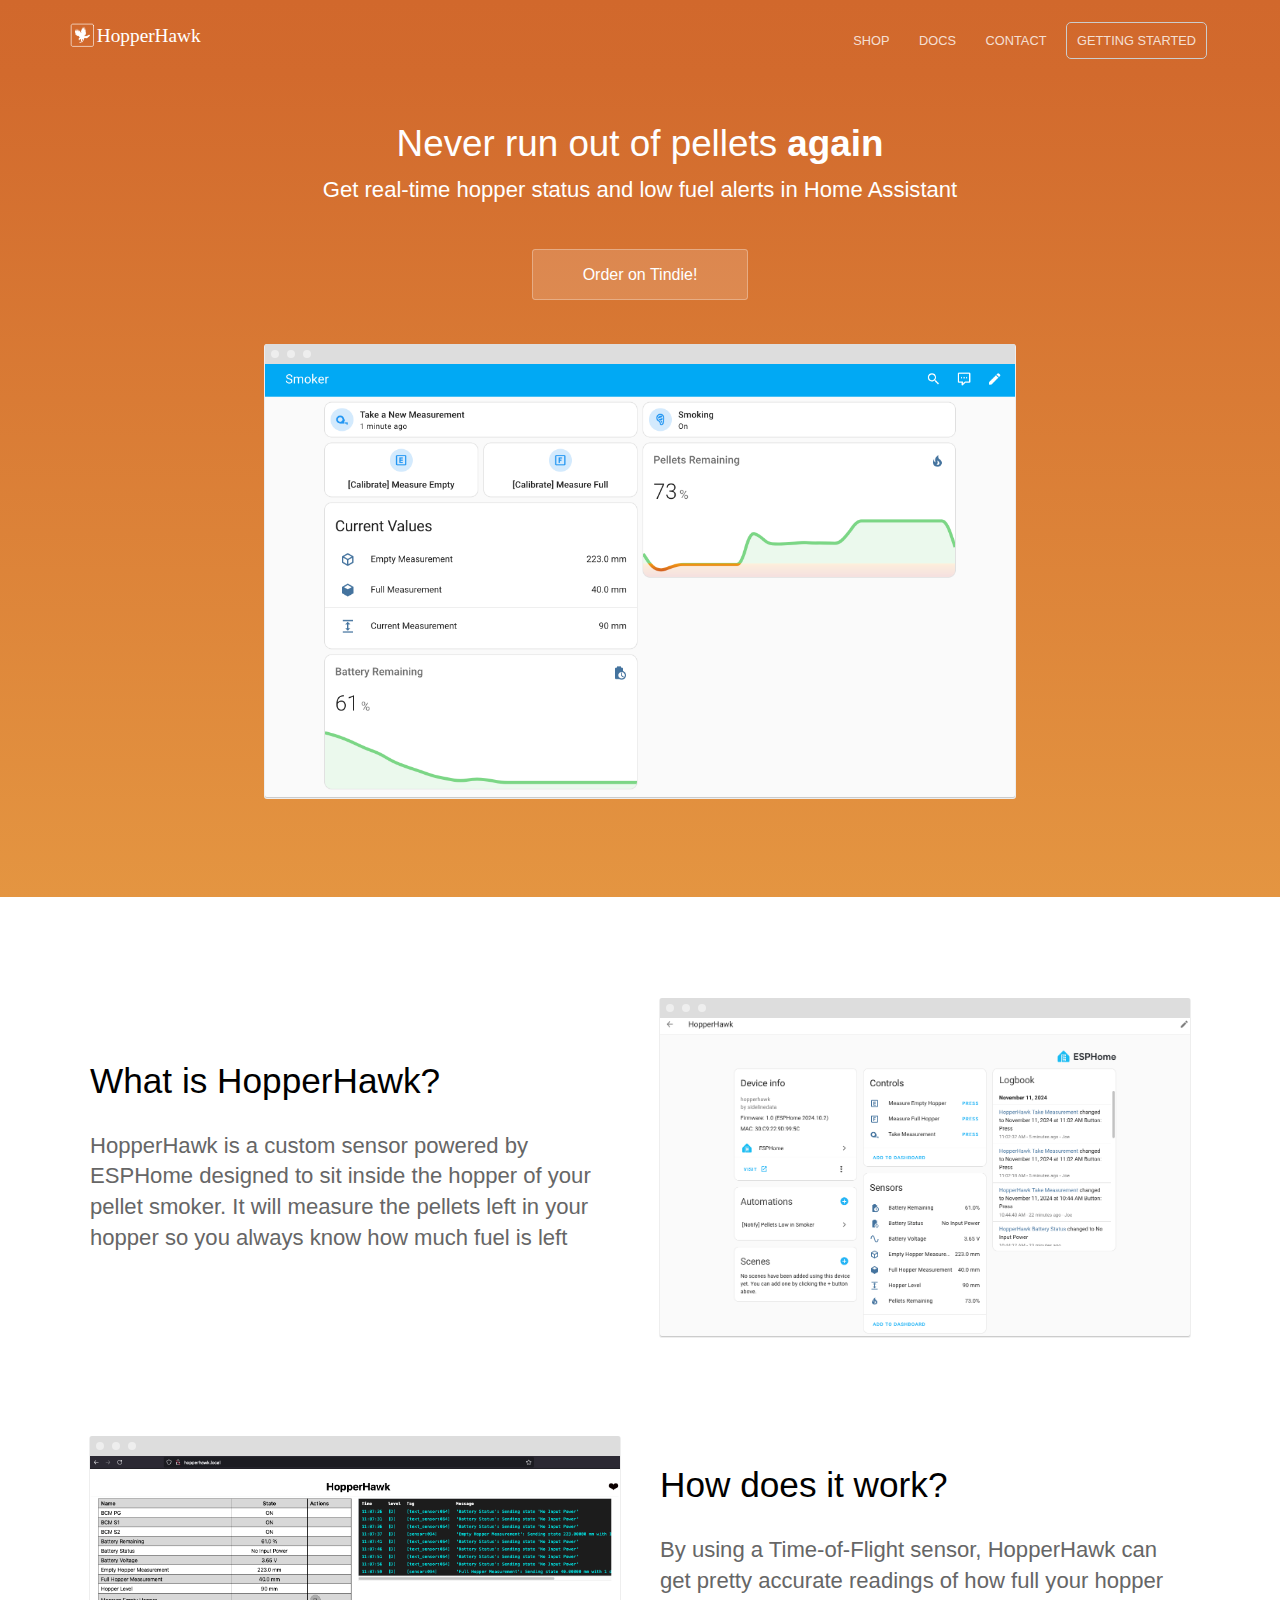
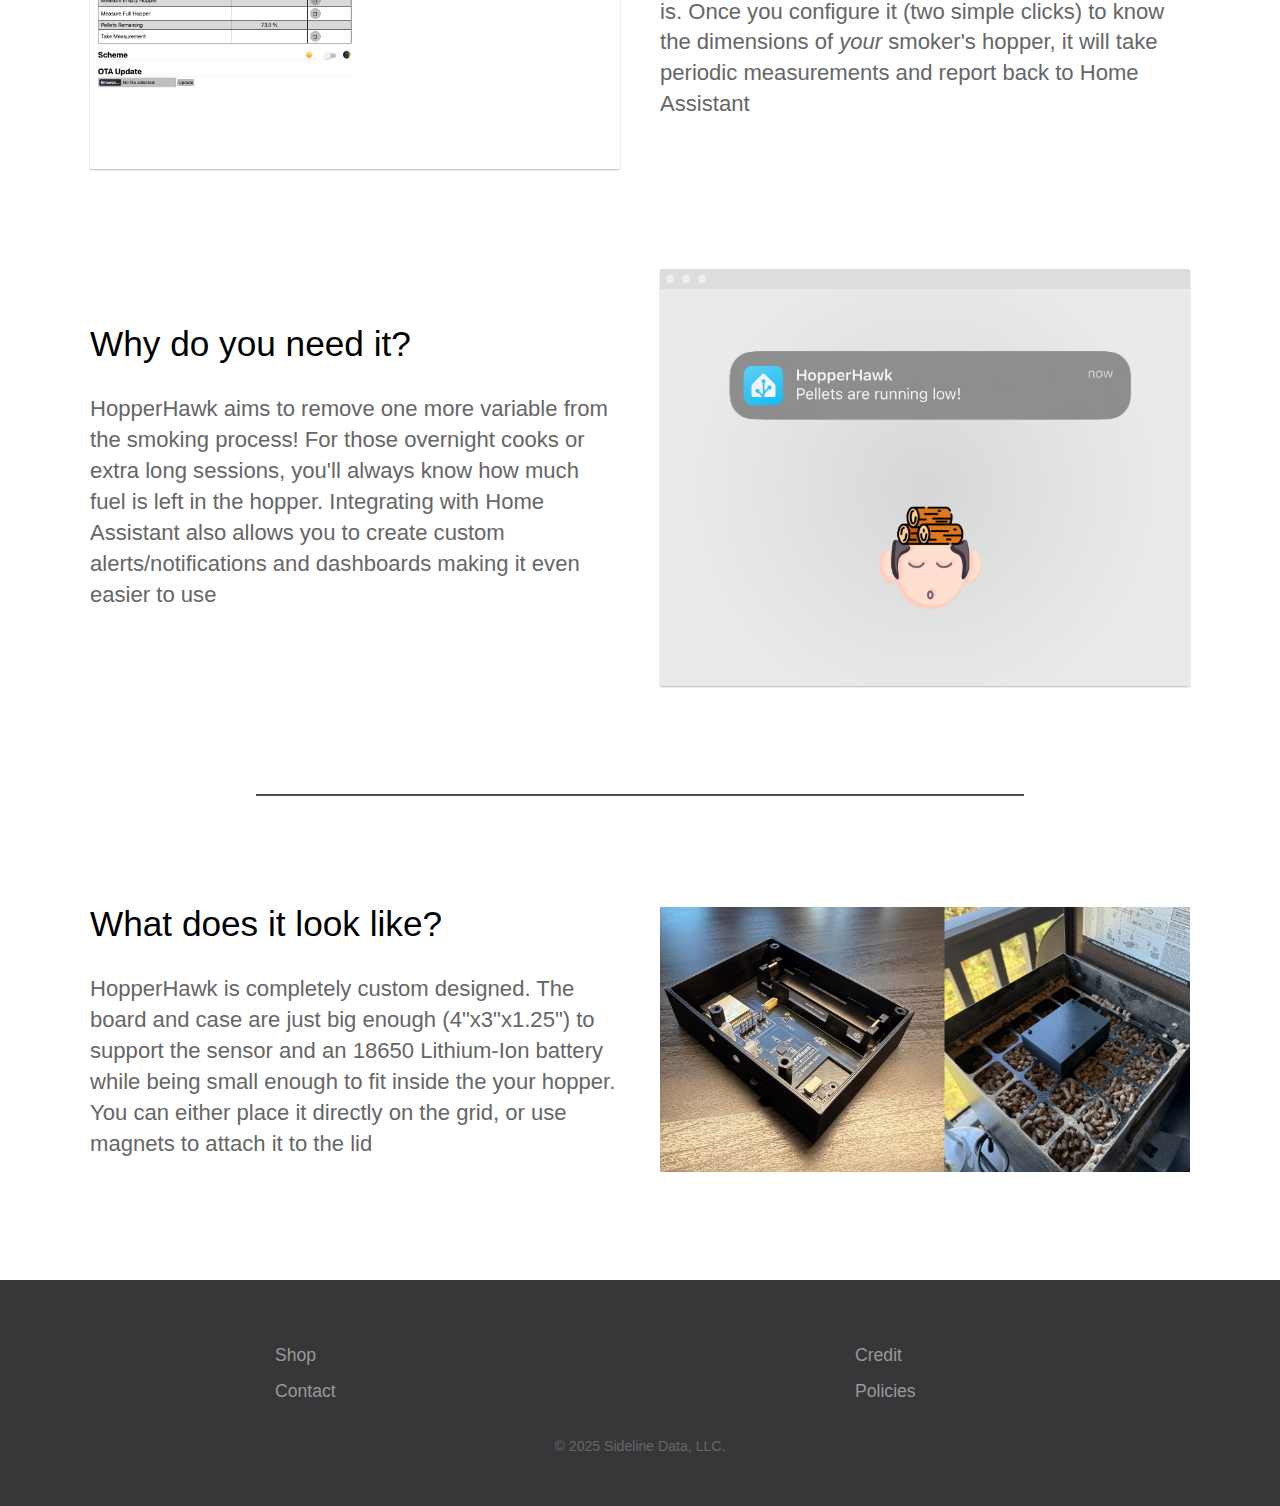
<file: index.html>
<!doctype html>

<html lang="en">
	<head>
		<meta charset="utf-8">
		<meta name="viewport" content="width=device-width, initial-scale=1">

		<!-- Begin Jekyll SEO tag v2.7.1 -->
<title>HopperHawk | Real-Time Hopper Monitoring</title>
<meta name="generator" content="Jekyll v4.2.2" />
<meta property="og:title" content="HopperHawk" />
<meta name="author" content="Joe Pecsi" />
<meta property="og:locale" content="en_US" />
<meta name="description" content="Never run out of pellets again" />
<meta property="og:description" content="Never run out of pellets again" />
<link rel="canonical" href="https://hopperhawk.dev/" />
<meta property="og:url" content="https://hopperhawk.dev/" />
<meta property="og:site_name" content="HopperHawk" />
<meta name="twitter:card" content="summary" />
<meta property="twitter:title" content="HopperHawk" />
<script type="application/ld+json">
{"name":"HopperHawk","url":"https://hopperhawk.dev/","author":{"@type":"Person","name":"Joe Pecsi"},"description":"Never run out of pellets again","@type":"WebSite","headline":"HopperHawk","publisher":{"@type":"Organization","logo":{"@type":"ImageObject","url":"https://hopperhawk.dev/siteicon.png"},"name":"Joe Pecsi"},"@context":"https://schema.org"}</script>
<!-- End Jekyll SEO tag -->

		<link type="application/atom+xml" rel="alternate" href="https://hopperhawk.dev/feed.xml" title="HopperHawk" />

		<link rel="stylesheet" href="/css/screen.css">
		<link rel="icon" type="image/png" href="/favicon.png">

		
	</head>
	<body>
		<header>
			<div class="container">
				<div class="company-name"><a href="/"><img src="/images/logo.svg" alt="Hydra Logo" width="95" height="33" /></a></div>
				<nav>
	<a class="nav-toggle" id="open-nav" href="#">&#9776;</a>
	<a class="editor-link btn" href="cloudcannon:collections/_data/navigation.yml" class="btn"><strong>&#9998;</strong> Edit navigation</a>
	
		
		

		
		<a href="https://www.tindie.com/products/sidelinedata/hopperhawk/
" class="" target="_blank">Shop</a>
	
		
		

		
		<a href="https://github.com/jpecsi/hopperhawk/wiki
" class="" target="_blank">Docs</a>
	
		
		

		
		<a href="/contact/
" class="" >Contact</a>
	
		
		

		
		<a href="/start/
" class=" highlight" >Getting Started</a>
	
</nav>

			</div>
		</header>
		<section class="hero">
	<div class="text-container">
		<h1 class="editable">Never run out of pellets <strong>again</strong></h1>
		<p class="subtext editable">Get real-time hopper status and low fuel alerts in Home Assistant</p>

		<div class="cta button alt"><a href="https://www.tindie.com/products/sidelinedata/hopperhawk/" target="_blank">Order on Tindie!</a></div>

		<div>
			<img src="/images/screenshots/hass_dashboard.png" alt="Screenshot" class="screenshot editable" />
		</div>
	</div>
</section>

<div class="content">
	<section>
		<div class="container flex">
			<div class="text editable">
				<h2>What is HopperHawk?</h2>
				<p>HopperHawk is a custom sensor powered by ESPHome designed to sit inside the hopper of your pellet smoker. It will measure the pellets left in your hopper so you always know how much fuel is left</p>
			</div>
			<div class="image">
				<img src="/images/screenshots/hass_device.png" alt="Screenshot" class="screenshot editable" />
			</div>
		</div>
	</section>

	<section>
		<div class="container flex">
			<div class="text editable">
				<h2>How does it work?</h2>
				<p>By using a Time-of-Flight sensor, HopperHawk can get pretty accurate readings of how full your hopper is. Once you configure it (two simple clicks) to know the dimensions of <i>your</i> smoker's hopper, it will take periodic measurements and report back to Home Assistant</p>
			</div>
			<div class="image">
				<img src="/images/screenshots/esphome_view.png" alt="Screenshot" class="screenshot editable" />
			</div>
		</div>
	</section>

	<section>
		<div class="container flex">
			<div class="text editable">
				<h2>Why do you need it?</h2>
				<p>HopperHawk aims to remove one more variable from the smoking process! For those overnight cooks or extra long sessions, you'll always know how much fuel is left in the hopper. Integrating with Home Assistant also allows you to create custom alerts/notifications and dashboards making it even easier to use</p>
			</div>
			<div class="image">
				<img src="/images/screenshots/emoji_visual.png" alt="Screenshot" class="screenshot editable" />
			</div>
		</div>
	</section>

	<hr style="width: 60%; height: 2px; background-color: #4c4c4c; border: none;">

	<section>
		<div class="container flex">
			<div class="text editable">
				<h2>What does it look like?</h2>
				<p>HopperHawk is completely custom designed. The board and case are just big enough (4"x3"x1.25") to support the sensor and an 18650 Lithium-Ion battery while being small enough to fit inside the your hopper. You can either place it directly on the grid, or use magnets to attach it to the lid</p>
			</div>
			<div class="image">
				<img src="/images/screenshots/product_image.png" alt="Product Image" class="" />
			</div>
		</div>
	</section>

</div>

		<footer>
			<div class="container">
				<p class="editor-link"><a href="cloudcannon:collections/_data/footer.yml" class="btn"><strong>&#9998;</strong> Edit footer</a></p>
				<div class="footer-columns">
					
					<ul class="footer-links">
						
							<li><a target="_blank" href="https://www.tindie.com/products/sidelinedata/hopperhawk/
" >
								
								Shop</a></li>
						
							<li><a  href="/contact/
" >
								
								Contact</a></li>
						
					</ul>
					
					<ul class="footer-links">
						
							<li><a  href="/credit
" >
								
								Credit</a></li>
						
							<li><a  href="/policies
" >
								
								Policies</a></li>
						
					</ul>
					
				</div>
				<p class="copyright">&copy; 2025 Sideline Data, LLC. </p>
			</div>
		</footer>
		<script>
			document.getElementById("open-nav").onclick = function () {
				document.body.classList.toggle("nav-open");
				return false;
			};
		</script>
	</body>
</html>
</file>
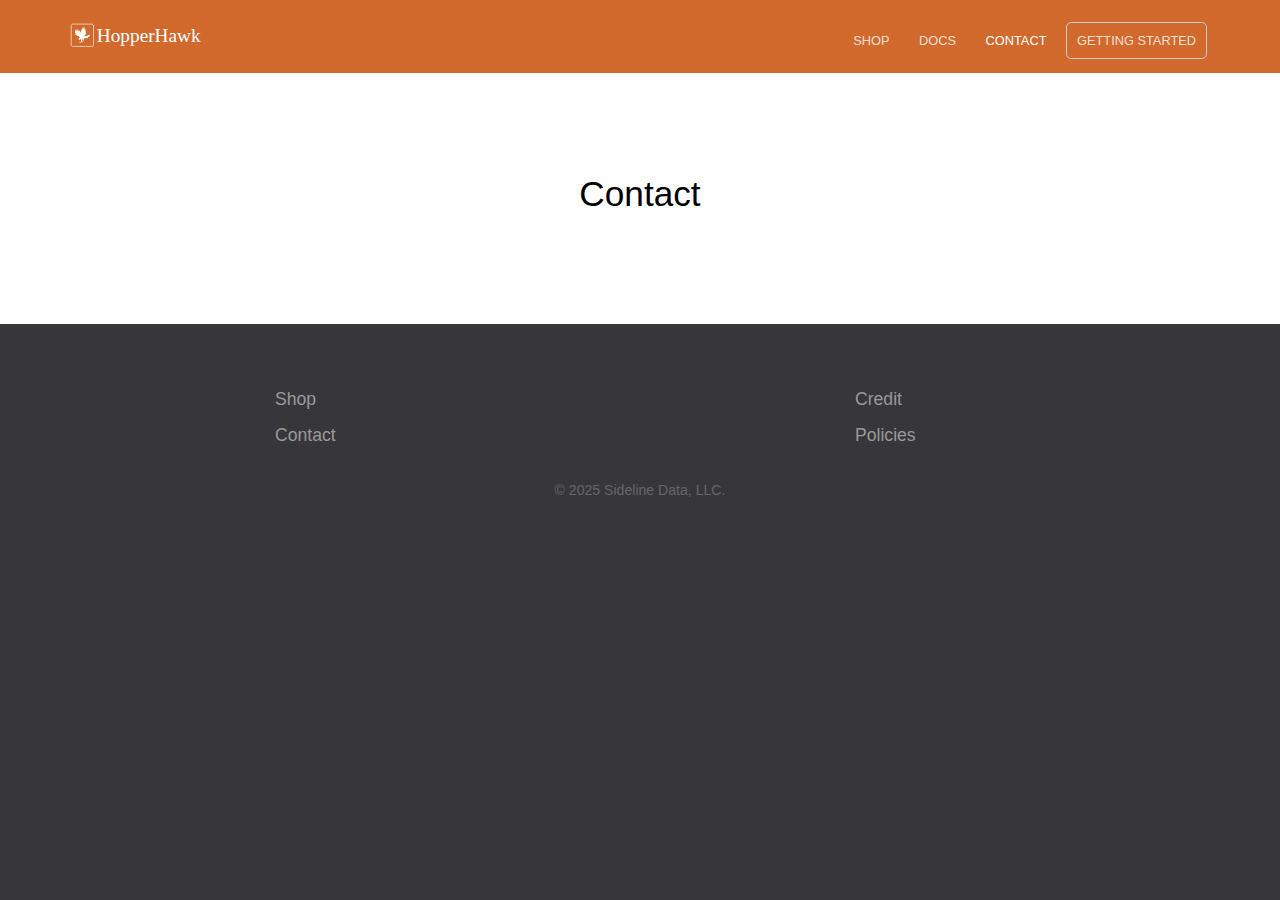
<file: contact/index.html>
<!doctype html>

<html lang="en">
	<head>
		<meta charset="utf-8">
		<meta name="viewport" content="width=device-width, initial-scale=1">

		<!-- Begin Jekyll SEO tag v2.7.1 -->
<title>Contact | HopperHawk</title>
<meta name="generator" content="Jekyll v4.2.2" />
<meta property="og:title" content="Contact" />
<meta name="author" content="Joe Pecsi" />
<meta property="og:locale" content="en_US" />
<meta name="description" content="Real-Time Hopper Monitoring" />
<meta property="og:description" content="Real-Time Hopper Monitoring" />
<link rel="canonical" href="https://hopperhawk.dev/contact/" />
<meta property="og:url" content="https://hopperhawk.dev/contact/" />
<meta property="og:site_name" content="HopperHawk" />
<meta name="twitter:card" content="summary" />
<meta property="twitter:title" content="Contact" />
<script type="application/ld+json">
{"url":"https://hopperhawk.dev/contact/","author":{"@type":"Person","name":"Joe Pecsi"},"description":"Real-Time Hopper Monitoring","@type":"WebPage","headline":"Contact","publisher":{"@type":"Organization","logo":{"@type":"ImageObject","url":"https://hopperhawk.dev/siteicon.png"},"name":"Joe Pecsi"},"@context":"https://schema.org"}</script>
<!-- End Jekyll SEO tag -->

		<link type="application/atom+xml" rel="alternate" href="https://hopperhawk.dev/feed.xml" title="HopperHawk" />

		<link rel="stylesheet" href="/css/screen.css">
		<link rel="icon" type="image/png" href="/favicon.png">

		
	</head>
	<body>
		<header>
			<div class="container">
				<div class="company-name"><a href="/"><img src="/images/logo.svg" alt="Hydra Logo" width="95" height="33" /></a></div>
				<nav>
	<a class="nav-toggle" id="open-nav" href="#">&#9776;</a>
	<a class="editor-link btn" href="cloudcannon:collections/_data/navigation.yml" class="btn"><strong>&#9998;</strong> Edit navigation</a>
	
		
		

		
		<a href="https://www.tindie.com/products/sidelinedata/hopperhawk/
" class="" target="_blank">Shop</a>
	
		
		

		
		<a href="https://github.com/jpecsi/hopperhawk/wiki
" class="" target="_blank">Docs</a>
	
		
		

		
		<a href="/contact/
" class=" active" >Contact</a>
	
		
		

		
		<a href="/start/
" class=" highlight" >Getting Started</a>
	
</nav>

			</div>
		</header>
		<div class="content">
	<section class="page">
		<div class="container max-container">
			
				<h2>Contact</h2>
			
			
			<div id="formkeep-embed" data-formkeep-url="https://formkeep.com/p/d1f161b76f4d0ed8c1d7abc49091a12a?embedded=1"></div>

<script type="text/javascript" src="https://pym.nprapps.org/pym.v1.min.js"></script>
<script type="text/javascript" src="https://cdn.formkeep.com/formkeep-embed.js"></script>

<!-- Get notified when the form is submitted, add your own code below: -->
<script>
const formkeepEmbed = document.querySelector('#formkeep-embed')

formkeepEmbed.addEventListener('formkeep-embed:submitting', _event => {
console.log('Submitting form...')
})

formkeepEmbed.addEventListener('formkeep-embed:submitted', _event => {
console.log('Submitted form...')
})
</script>




		</div>
	</section>
</div>

		<footer>
			<div class="container">
				<p class="editor-link"><a href="cloudcannon:collections/_data/footer.yml" class="btn"><strong>&#9998;</strong> Edit footer</a></p>
				<div class="footer-columns">
					
					<ul class="footer-links">
						
							<li><a target="_blank" href="https://www.tindie.com/products/sidelinedata/hopperhawk/
" >
								
								Shop</a></li>
						
							<li><a  href="/contact/
" >
								
								Contact</a></li>
						
					</ul>
					
					<ul class="footer-links">
						
							<li><a  href="/credit
" >
								
								Credit</a></li>
						
							<li><a  href="/policies
" >
								
								Policies</a></li>
						
					</ul>
					
				</div>
				<p class="copyright">&copy; 2025 Sideline Data, LLC. </p>
			</div>
		</footer>
		<script>
			document.getElementById("open-nav").onclick = function () {
				document.body.classList.toggle("nav-open");
				return false;
			};
		</script>
	</body>
</html>
</file>
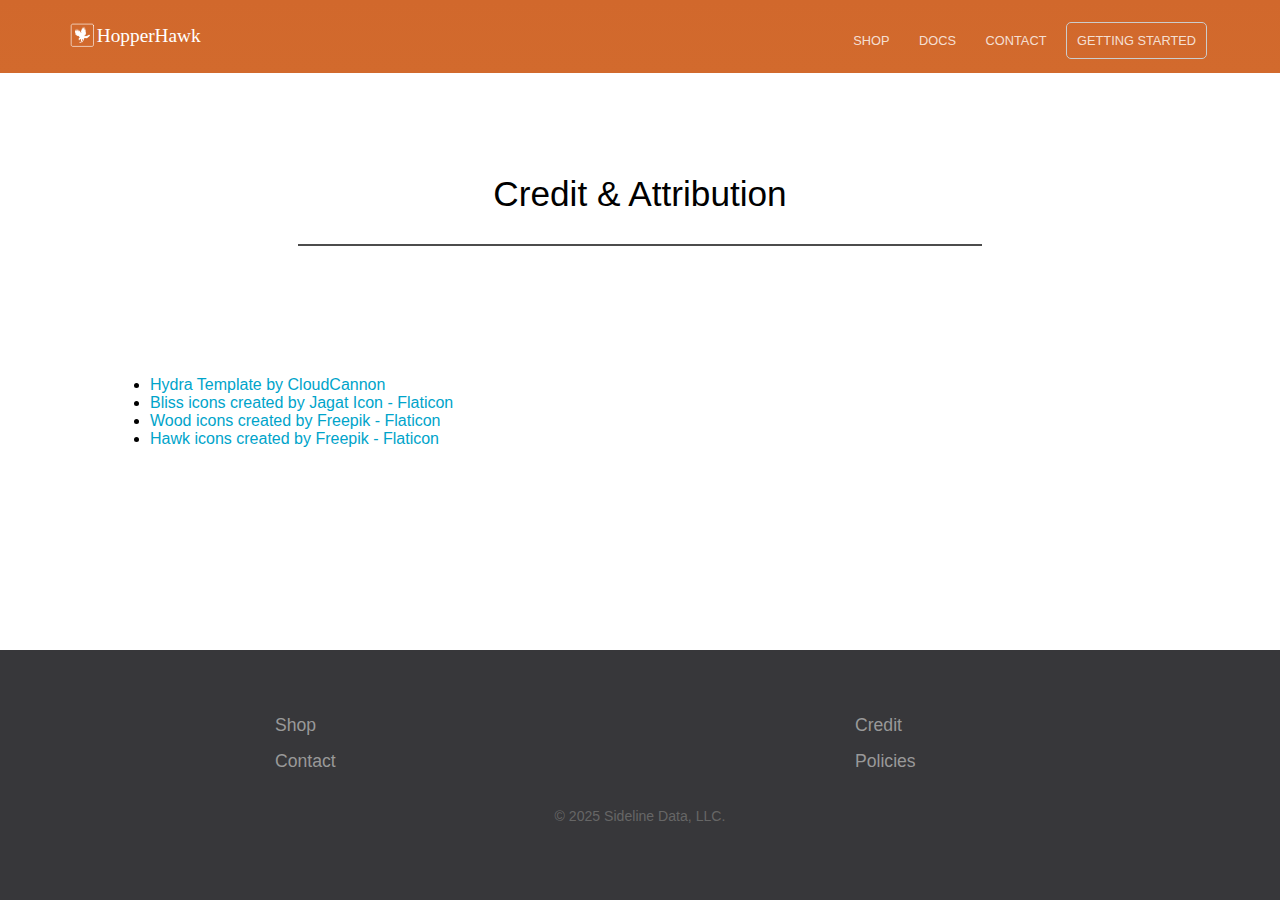
<file: credit/index.html>
<!doctype html>

<html lang="en">
	<head>
		<meta charset="utf-8">
		<meta name="viewport" content="width=device-width, initial-scale=1">

		<!-- Begin Jekyll SEO tag v2.7.1 -->
<title>Credit &amp; Attribution | HopperHawk</title>
<meta name="generator" content="Jekyll v4.2.2" />
<meta property="og:title" content="Credit &amp; Attribution" />
<meta name="author" content="Joe Pecsi" />
<meta property="og:locale" content="en_US" />
<meta name="description" content="Real-Time Hopper Monitoring" />
<meta property="og:description" content="Real-Time Hopper Monitoring" />
<link rel="canonical" href="https://hopperhawk.dev/credit/" />
<meta property="og:url" content="https://hopperhawk.dev/credit/" />
<meta property="og:site_name" content="HopperHawk" />
<meta name="twitter:card" content="summary" />
<meta property="twitter:title" content="Credit &amp; Attribution" />
<script type="application/ld+json">
{"url":"https://hopperhawk.dev/credit/","author":{"@type":"Person","name":"Joe Pecsi"},"description":"Real-Time Hopper Monitoring","@type":"WebPage","headline":"Credit &amp; Attribution","publisher":{"@type":"Organization","logo":{"@type":"ImageObject","url":"https://hopperhawk.dev/siteicon.png"},"name":"Joe Pecsi"},"@context":"https://schema.org"}</script>
<!-- End Jekyll SEO tag -->

		<link type="application/atom+xml" rel="alternate" href="https://hopperhawk.dev/feed.xml" title="HopperHawk" />

		<link rel="stylesheet" href="/css/screen.css">
		<link rel="icon" type="image/png" href="/favicon.png">

		
	</head>
	<body>
		<header>
			<div class="container">
				<div class="company-name"><a href="/"><img src="/images/logo.svg" alt="Hydra Logo" width="95" height="33" /></a></div>
				<nav>
	<a class="nav-toggle" id="open-nav" href="#">&#9776;</a>
	<a class="editor-link btn" href="cloudcannon:collections/_data/navigation.yml" class="btn"><strong>&#9998;</strong> Edit navigation</a>
	
		
		

		
		<a href="https://www.tindie.com/products/sidelinedata/hopperhawk/
" class="" target="_blank">Shop</a>
	
		
		

		
		<a href="https://github.com/jpecsi/hopperhawk/wiki
" class="" target="_blank">Docs</a>
	
		
		

		
		<a href="/contact/
" class="" >Contact</a>
	
		
		

		
		<a href="/start/
" class=" highlight" >Getting Started</a>
	
</nav>

			</div>
		</header>
		<div class="content">
	<section class="page">
		<div class="container ">
			
				<h2>Credit & Attribution</h2>
			
			
				<p class="subtext"></p>
			
			<hr style="width: 60%; height: 2px; background-color: #4c4c4c; border: none;">

	<section>
		<div class="container flex">
			<div class="text editable">
				<p>
					<ul>
						<li><a href="https://cloudcannon.com/">Hydra Template by CloudCannon</a></li>
						<li><a href="https://www.flaticon.com/free-icons/bliss" title="bliss icons">Bliss icons created by Jagat Icon - Flaticon</a></li>
						<li><a href="https://www.flaticon.com/free-icons/wood" title="wood icons">Wood icons created by Freepik - Flaticon</a></li>
						<li><a href="https://www.flaticon.com/free-icons/hawk" title="hawk icons">Hawk icons created by Freepik - Flaticon</a></li>
					</ul>
				</p>
			</div>
		</div>
	</section>
</div>
		</div>
	</section>
</div>

		<footer>
			<div class="container">
				<p class="editor-link"><a href="cloudcannon:collections/_data/footer.yml" class="btn"><strong>&#9998;</strong> Edit footer</a></p>
				<div class="footer-columns">
					
					<ul class="footer-links">
						
							<li><a target="_blank" href="https://www.tindie.com/products/sidelinedata/hopperhawk/
" >
								
								Shop</a></li>
						
							<li><a  href="/contact/
" >
								
								Contact</a></li>
						
					</ul>
					
					<ul class="footer-links">
						
							<li><a  href="/credit
" >
								
								Credit</a></li>
						
							<li><a  href="/policies
" >
								
								Policies</a></li>
						
					</ul>
					
				</div>
				<p class="copyright">&copy; 2025 Sideline Data, LLC. </p>
			</div>
		</footer>
		<script>
			document.getElementById("open-nav").onclick = function () {
				document.body.classList.toggle("nav-open");
				return false;
			};
		</script>
	</body>
</html>
</file>
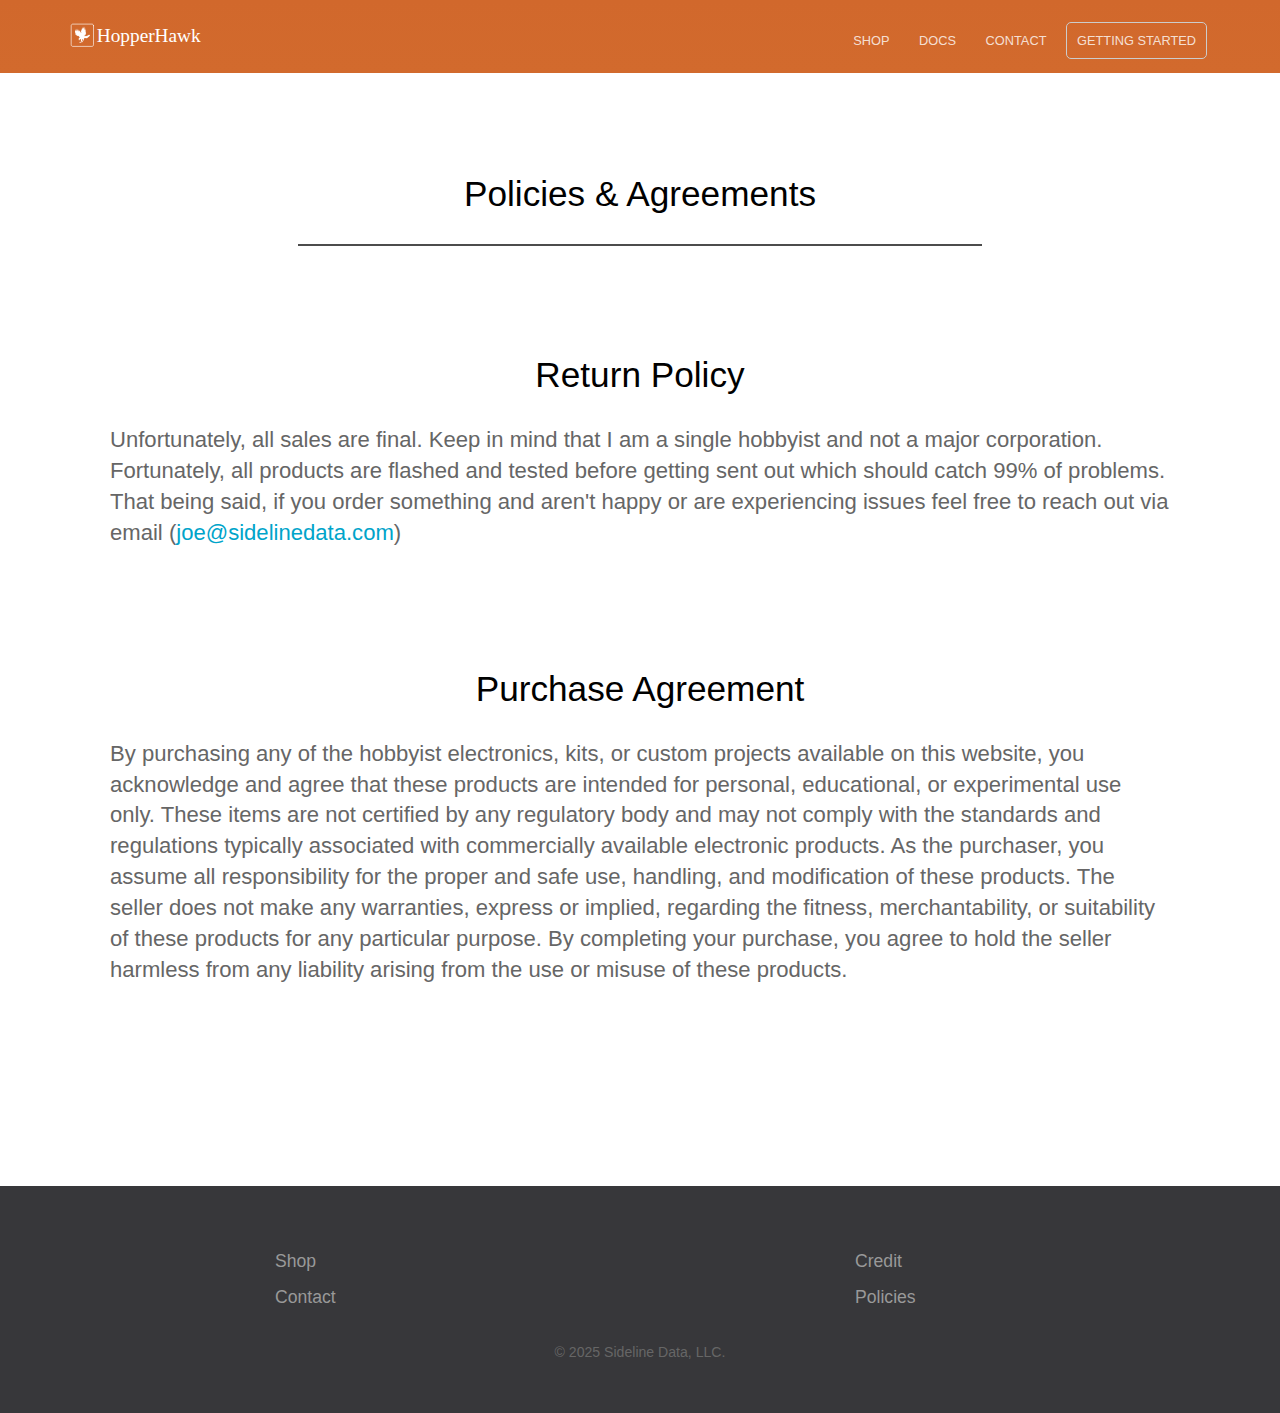
<file: policies/index.html>
<!doctype html>

<html lang="en">
	<head>
		<meta charset="utf-8">
		<meta name="viewport" content="width=device-width, initial-scale=1">

		<!-- Begin Jekyll SEO tag v2.7.1 -->
<title>Policies &amp; Agreements | HopperHawk</title>
<meta name="generator" content="Jekyll v4.2.2" />
<meta property="og:title" content="Policies &amp; Agreements" />
<meta name="author" content="Joe Pecsi" />
<meta property="og:locale" content="en_US" />
<meta name="description" content="Real-Time Hopper Monitoring" />
<meta property="og:description" content="Real-Time Hopper Monitoring" />
<link rel="canonical" href="https://hopperhawk.dev/policies/" />
<meta property="og:url" content="https://hopperhawk.dev/policies/" />
<meta property="og:site_name" content="HopperHawk" />
<meta name="twitter:card" content="summary" />
<meta property="twitter:title" content="Policies &amp; Agreements" />
<script type="application/ld+json">
{"url":"https://hopperhawk.dev/policies/","author":{"@type":"Person","name":"Joe Pecsi"},"description":"Real-Time Hopper Monitoring","@type":"WebPage","headline":"Policies &amp; Agreements","publisher":{"@type":"Organization","logo":{"@type":"ImageObject","url":"https://hopperhawk.dev/siteicon.png"},"name":"Joe Pecsi"},"@context":"https://schema.org"}</script>
<!-- End Jekyll SEO tag -->

		<link type="application/atom+xml" rel="alternate" href="https://hopperhawk.dev/feed.xml" title="HopperHawk" />

		<link rel="stylesheet" href="/css/screen.css">
		<link rel="icon" type="image/png" href="/favicon.png">

		
	</head>
	<body>
		<header>
			<div class="container">
				<div class="company-name"><a href="/"><img src="/images/logo.svg" alt="Hydra Logo" width="95" height="33" /></a></div>
				<nav>
	<a class="nav-toggle" id="open-nav" href="#">&#9776;</a>
	<a class="editor-link btn" href="cloudcannon:collections/_data/navigation.yml" class="btn"><strong>&#9998;</strong> Edit navigation</a>
	
		
		

		
		<a href="https://www.tindie.com/products/sidelinedata/hopperhawk/
" class="" target="_blank">Shop</a>
	
		
		

		
		<a href="https://github.com/jpecsi/hopperhawk/wiki
" class="" target="_blank">Docs</a>
	
		
		

		
		<a href="/contact/
" class="" >Contact</a>
	
		
		

		
		<a href="/start/
" class=" highlight" >Getting Started</a>
	
</nav>

			</div>
		</header>
		<div class="content">
	<section class="page">
		<div class="container ">
			
				<h2>Policies & Agreements</h2>
			
			
				<p class="subtext"></p>
			
			<hr style="width: 60%; height: 2px; background-color: #4c4c4c; border: none;">
<div class="content">
	<section>
		<div class="container flex">
			<div class="text editable">
				<h2>Return Policy</h2>
				<p>Unfortunately, all sales are final. Keep in mind that I am a single hobbyist and not a major corporation. Fortunately, all products are flashed and tested before getting sent out which should catch 99% of problems. That being said, if you order something and aren't happy or are experiencing issues feel free to reach out via email (<a href="mailto:joe@sidelinedata.com">joe@sidelinedata.com</a>)</p>
			</div>
		</div>
	</section>

	<section>
		<div class="container flex">
			<div class="text editable">
				<h2>Purchase Agreement</h2>
				<p>By purchasing any of the hobbyist electronics, kits, or custom projects available on this website, you acknowledge and agree that these products are intended for personal, educational, or experimental use only. These items are not certified by any regulatory body and may not comply with the standards and regulations typically associated with commercially available electronic products. As the purchaser, you assume all responsibility for the proper and safe use, handling, and modification of these products. The seller does not make any warranties, express or implied, regarding the fitness, merchantability, or suitability of these products for any particular purpose. By completing your purchase, you agree to hold the seller harmless from any liability arising from the use or misuse of these products.</p>
			</div>
		</div>
	</section>
</div>
		</div>
	</section>
</div>

		<footer>
			<div class="container">
				<p class="editor-link"><a href="cloudcannon:collections/_data/footer.yml" class="btn"><strong>&#9998;</strong> Edit footer</a></p>
				<div class="footer-columns">
					
					<ul class="footer-links">
						
							<li><a target="_blank" href="https://www.tindie.com/products/sidelinedata/hopperhawk/
" >
								
								Shop</a></li>
						
							<li><a  href="/contact/
" >
								
								Contact</a></li>
						
					</ul>
					
					<ul class="footer-links">
						
							<li><a  href="/credit
" >
								
								Credit</a></li>
						
							<li><a  href="/policies
" >
								
								Policies</a></li>
						
					</ul>
					
				</div>
				<p class="copyright">&copy; 2025 Sideline Data, LLC. </p>
			</div>
		</footer>
		<script>
			document.getElementById("open-nav").onclick = function () {
				document.body.classList.toggle("nav-open");
				return false;
			};
		</script>
	</body>
</html>
</file>
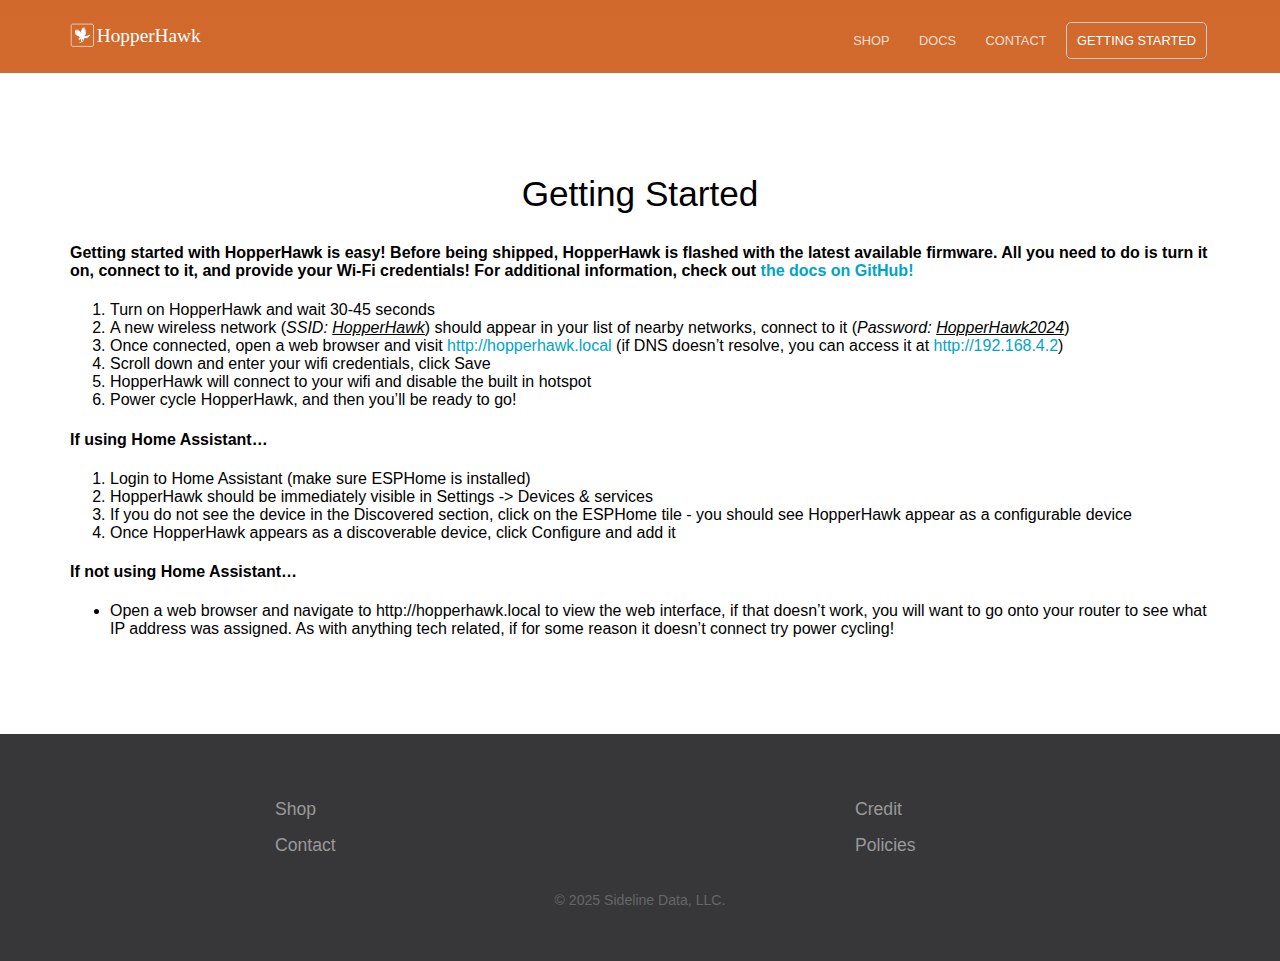
<file: start/index.html>
<!doctype html>

<html lang="en">
	<head>
		<meta charset="utf-8">
		<meta name="viewport" content="width=device-width, initial-scale=1">

		<!-- Begin Jekyll SEO tag v2.7.1 -->
<title>Getting Started | HopperHawk</title>
<meta name="generator" content="Jekyll v4.2.2" />
<meta property="og:title" content="Getting Started" />
<meta name="author" content="Joe Pecsi" />
<meta property="og:locale" content="en_US" />
<meta name="description" content="Real-Time Hopper Monitoring" />
<meta property="og:description" content="Real-Time Hopper Monitoring" />
<link rel="canonical" href="https://hopperhawk.dev/start/" />
<meta property="og:url" content="https://hopperhawk.dev/start/" />
<meta property="og:site_name" content="HopperHawk" />
<meta name="twitter:card" content="summary" />
<meta property="twitter:title" content="Getting Started" />
<script type="application/ld+json">
{"url":"https://hopperhawk.dev/start/","author":{"@type":"Person","name":"Joe Pecsi"},"description":"Real-Time Hopper Monitoring","@type":"WebPage","headline":"Getting Started","publisher":{"@type":"Organization","logo":{"@type":"ImageObject","url":"https://hopperhawk.dev/siteicon.png"},"name":"Joe Pecsi"},"@context":"https://schema.org"}</script>
<!-- End Jekyll SEO tag -->

		<link type="application/atom+xml" rel="alternate" href="https://hopperhawk.dev/feed.xml" title="HopperHawk" />

		<link rel="stylesheet" href="/css/screen.css">
		<link rel="icon" type="image/png" href="/favicon.png">

		
	</head>
	<body>
		<header>
			<div class="container">
				<div class="company-name"><a href="/"><img src="/images/logo.svg" alt="Hydra Logo" width="95" height="33" /></a></div>
				<nav>
	<a class="nav-toggle" id="open-nav" href="#">&#9776;</a>
	<a class="editor-link btn" href="cloudcannon:collections/_data/navigation.yml" class="btn"><strong>&#9998;</strong> Edit navigation</a>
	
		
		

		
		<a href="https://www.tindie.com/products/sidelinedata/hopperhawk/
" class="" target="_blank">Shop</a>
	
		
		

		
		<a href="https://github.com/jpecsi/hopperhawk/wiki
" class="" target="_blank">Docs</a>
	
		
		

		
		<a href="/contact/
" class="" >Contact</a>
	
		
		

		
		<a href="/start/
" class=" highlight active" >Getting Started</a>
	
</nav>

			</div>
		</header>
		<div class="content">
	<section class="page">
		<div class="container ">
			
				<h2>Getting Started</h2>
			
			
			<h4 id="[base64]">Getting started with HopperHawk is easy! Before being shipped, HopperHawk is flashed with the latest available firmware. All you need to do is turn it on, connect to it, and provide your Wi-Fi credentials! For additional information, check out <a href="https://github.com/jpecsi/hopperhawk/wiki" target="_blank">the docs on GitHub!</a></h4>

<ol>
  <li>Turn on HopperHawk and wait 30-45 seconds</li>
  <li>A new wireless network (<em>SSID: <u>HopperHawk</u></em>) should appear in your list of nearby networks, connect to it (<em>Password: <u>HopperHawk2024</u></em>)</li>
  <li>Once connected, open a web browser and visit <a href="http://hopperhawk.local" target="_blank">http://hopperhawk.local</a> (if DNS doesn’t resolve, you can access it at <a href="http://192.168.4.2" target="_blank">http://192.168.4.2</a>)</li>
  <li>Scroll down and enter your wifi credentials, click Save</li>
  <li>HopperHawk will connect to your wifi and disable the built in hotspot</li>
  <li>Power cycle HopperHawk, and then you’ll be ready to go!</li>
</ol>

<h4 id="if-using-home-assistant">If using Home Assistant…</h4>
<ol>
  <li>Login to Home Assistant (make sure ESPHome is installed)</li>
  <li>HopperHawk should be immediately visible in Settings -&gt; Devices &amp; services</li>
  <li>If you do not see the device in the Discovered section, click on the ESPHome tile - you should see HopperHawk appear as a configurable device</li>
  <li>Once HopperHawk appears as a discoverable device, click Configure and add it</li>
</ol>

<h4 id="if-not-using-home-assistant">If not using Home Assistant…</h4>
<ul>
  <li>Open a web browser and navigate to http://hopperhawk.local to view the web interface, if that doesn’t work, you will want to go onto your router to see what IP address was assigned. As with anything tech related, if for some reason it doesn’t connect try power cycling!</li>
</ul>

		</div>
	</section>
</div>

		<footer>
			<div class="container">
				<p class="editor-link"><a href="cloudcannon:collections/_data/footer.yml" class="btn"><strong>&#9998;</strong> Edit footer</a></p>
				<div class="footer-columns">
					
					<ul class="footer-links">
						
							<li><a target="_blank" href="https://www.tindie.com/products/sidelinedata/hopperhawk/
" >
								
								Shop</a></li>
						
							<li><a  href="/contact/
" >
								
								Contact</a></li>
						
					</ul>
					
					<ul class="footer-links">
						
							<li><a  href="/credit
" >
								
								Credit</a></li>
						
							<li><a  href="/policies
" >
								
								Policies</a></li>
						
					</ul>
					
				</div>
				<p class="copyright">&copy; 2025 Sideline Data, LLC. </p>
			</div>
		</footer>
		<script>
			document.getElementById("open-nav").onclick = function () {
				document.body.classList.toggle("nav-open");
				return false;
			};
		</script>
	</body>
</html>
</file>
<file: css/screen.css>
@charset "UTF-8";
footer .footer-columns, .contact-box, .staff, .plans { display: -webkit-box; display: -webkit-flex; display: -moz-flex; display: -ms-flexbox; display: flex; }

html { background: #37373a; }

html, body { margin: 0; padding: 0; }

body { font-family: "San Francisco", "Helvetica Neue", "Helvetica", "Arial"; }

a { color: #00a4ca; text-decoration: none; }

a:hover { text-decoration: underline; }

img { width: 100%; }

h1 strong, h2 strong { font-weight: 700; }

h1 { font-weight: 300; font-size: 2.3em; margin: 0; }

h2 { font-weight: 300; font-size: 2.2em; margin: 0 0 30px 0; }

h3 { margin: 20px 0 10px 0; }

p, address { font-size: 1.38em; color: #666; margin-bottom: 20px; font-weight: 300; line-height: 1.4em; }

.bottom-cta { background: linear-gradient(to bottom, #d1682c 0%, #d26a2d 100%); color: #fff; text-align: center; margin: 0; padding: 100px 0; }

.bottom-cta h2 { margin-bottom: 50px; }

.testimonial { background: #f5f5f5; margin: 0; padding: 100px 0; }

.testimonial .testimonial-block { max-width: 750px; width: 98%; margin: 0 auto; }

@media (min-width: 450px) { .testimonial .testimonial-block { display: -webkit-box; display: -webkit-flex; display: -moz-flex; display: -ms-flexbox; display: flex; } .testimonial .testimonial-block blockquote { -webkit-flex: 1; flex: 1; } }

.hero { color: #ffffff; text-align: center; background: linear-gradient(to bottom, #d26a2d 0%, #e49541 100%) no-repeat #a05fb7; padding-top: 50px; }

.hero p { color: #fff; }

@media (min-width: 768px) { .flex { display: -webkit-box; display: -webkit-flex; display: -moz-flex; display: -ms-flexbox; display: flex; align-items: center; flex-direction: row; } .flex .text, .flex .image { -webkit-flex: 1; flex: 1; padding: 0 20px; } .content section:nth-child(even) .flex { flex-direction: row-reverse; } }

.container, .text-container { margin: 0 auto; position: relative; padding: 0 20px; }

.text-container { max-width: 750px; }

.container { max-width: 1140px; }

.container.max-container { max-width: 100%; padding: 0; }

header { color: #fff; padding: 20px 0; background: #d1682c; /* Old browsers */ background: linear-gradient(to bottom, #d1682c 0%, #d26a2d 100%) no-repeat #d1682c; }

header a { color: #fff; text-decoration: none; z-index: 1; position: relative; }

header a:hover { text-decoration: none; }

header .company-name { font-size: 1.7em; line-height: 0; }

header .company-name a { display: inline-block; }

header .company-name img { display: block; width: auto; }

.content { background: #fff; padding: 1px 0 0 0; position: relative; }

.screenshot { max-width: 100%; height: auto; display: block; box-shadow: 0 1px 0 #ccc, 0 1px 0 1px #eee; border-radius: 2px; margin-left: auto; margin-right: auto; background: #DDD url("data:image/svg+xml,%3Csvg%20xmlns%3D%22http%3A%2F%2Fwww.w3.org%2F2000%2Fsvg%22%20width%3D%2244%22%20height%3D%2212%22%20viewBox%3D%220%200%2044%2012%22%3E%3Ccircle%20cx%3D%226%22%20cy%3D%226%22%20r%3D%224%22%20fill%3D%22%23eee%22%20%2F%3E%3Ccircle%20cx%3D%2222%22%20cy%3D%226%22%20r%3D%224%22%20fill%3D%22%23eee%22%20%2F%3E%3Ccircle%20cx%3D%2238%22%20cy%3D%226%22%20r%3D%224%22%20fill%3D%22%23eee%22%20%2F%3E%3C%2Fsvg%3E") 4px 4px no-repeat; padding: 20px 0 0 0; position: relative; }

section { padding: 100px 0; }

section + section { padding-top: 0; }

.subtext { margin-top: 10px; text-align: center; }

.cta { margin: 60px 0; }

.page h2 { text-align: center; }

blockquote { padding: 18px 25px; margin: 0; quotes: "“" "”" "‘" "’"; font-style: italic; }

blockquote .author { display: block; font-weight: bold; margin: 10px 0 0 0; font-size: .85em; font-style: normal; }

blockquote p { display: inline; }

blockquote:before { color: #ccc; content: open-quote; font-size: 4em; line-height: 0.1em; margin-right: 0.25em; vertical-align: -0.4em; }

.square-image { width: 150px; height: 150px; overflow: hidden; margin: 25px auto 0 auto; position: relative; border-radius: 200px; }

.square-image img { position: absolute; left: -1000%; right: -1000%; top: -1000%; bottom: -1000%; margin: auto; width: 300px; }

.page { margin-bottom: 0; padding-bottom: 80px; }

.center-text { text-align: center; }

.editor-link { display: none; margin-top: 0; }

.editor-link .btn { border: 0; border-radius: 2px; width: 100%; max-width: 500px; box-sizing: border-box; font-size: 2rem; text-decoration: none; padding: 10px 15px; margin: 0; font-size: 18px; cursor: pointer; background-color: #f7e064; color: #333; box-shadow: 1px 1px 5px 0 rgba(0, 0, 0, 0.2); }

.editor-link .btn:hover { background-color: #f4d525; color: #333; }

.plans { -webkit-flex-flow: wrap; -moz-flex-flow: wrap; -ms-flex-flow: wrap; flex-flow: wrap; padding: 50px 0 30px 0; }

.plans .plan { list-style: none; padding: 0; margin: 0 10px 50px 10px; text-align: center; border: 1px solid #eee; border-radius: 5px; box-shadow: 0px 0px 10px #eee; width: 100%; }

.plans .plan .highlighted { font-size: 1.2em; }

.plans .plan .pricing-cta { padding: 0; }

.plans .plan .pricing-cta a { display: block; box-sizing: border-box; padding: 20px 0; border-radius: 0 0 2px 2px; border: 0; }

@media (min-width: 768px) { .plans .plan { -webkit-flex: 1; flex: 1; } }

.plans .plan li { border-top-right-radius: 5px; border-top-left-radius: 5px; padding: 20px 0; }

.plans .plan li h3 { padding: 0; margin: 0; color: #fff; font-weight: normal; }

.faq { color: #666; }

@media (min-width: 768px) { .faq { columns: 2; -webkit-columns: 2; -moz-columns: 2; } }

.faq div { break-inside: avoid; padding: 25px 0; }

.faq dt { font-weight: bold; margin: 0 0 5px 0; }

.faq dd { padding: 0; margin: 0; }

.staff { padding: 0; list-style: none; -webkit-flex-flow: wrap; -moz-flex-flow: wrap; -ms-flex-flow: wrap; flex-flow: wrap; text-align: center; }

.staff li { padding: 30px 20px; box-sizing: border-box; width: 100%; }

@media (min-width: 450px) { .staff li { -webkit-box-flex: 1; -webkit-flex: 1 1 45%; -moz-box-flex: 1; -moz-flex: 1 1 45%; -ms-flex: 1 1 45%; flex: 1 1 45%; } }

@media (min-width: 768px) { .staff li { -webkit-box-flex: 1; -webkit-flex: 1 1 29%; -moz-box-flex: 1; -moz-flex: 1 1 29%; -ms-flex: 1 1 29%; flex: 1 1 29%; } }

.staff .square-image { width: 200px; height: 200px; }

.staff .square-image img { border-radius: 200px; }

.staff .name { font-size: 1.3em; margin-top: 20px; }

.staff .position { color: #666; }

.map { width: 100%; margin: 100px 0; height: 400px; }

.contact-box { -webkit-flex-flow: wrap; -moz-flex-flow: wrap; -ms-flex-flow: wrap; flex-flow: wrap; max-width: 750px; margin: 0 auto; }

.contact-box form { width: 100%; }

.contact-box p { margin: 0; }

.contact-box .contact-form, .contact-box .contact-details { margin: 0 30px; }

@media (min-width: 768px) { .contact-box .contact-form, .contact-box .contact-details { -webkit-flex: 1; flex: 1; } }

.contact-box .contact-details { font-size: .9em; }

.blog-posts { list-style: none; padding: 0; }

.blog-posts li { margin: 100px 0; }

.blog-post .author { padding: 30px 0 0 0; border: 1px solid #eee; margin: 30px 0; font-size: .8em; }

.blog-post .author .square-image { width: 125px; height: 125px; margin-top: 0; }

.blog-post .author .blurb { text-align: center; }

.blog-post h3 { margin: 0; }

.blog-post h3 a { color: #000; text-decoration: none; font-weight: normal; font-size: 1.3em; }

.blog-post h2 { text-align: left; }

.blog-post .blog-navigation { font-size: 14px; display: block; width: auto; overflow: hidden; }

.blog-post .blog-navigation a { display: block; width: 50%; float: left; margin: 1em 0; }

.blog-post .blog-navigation .next { text-align: right; }

.blog-post .post-details { border-bottom: 1px solid #eee; font-size: .9em; }

.blog-post .post-details .blog-filter { display: inline-block; text-align: left; }

.blog-post .post-details .blog-filter a { position: relative; top: -5px; }

.blog-post .post-details a { text-decoration: none; }

.blog-post .post-details .post-date { float: right; }

.blog-post .post-details:after { content: ""; display: table; clear: both; }

.blog-post .post-content .button { margin: 30px 0 0 0; }

.pagination { text-align: center; }

.blog-filter { text-align: center; }

.blog-filter a { background: #eee; padding: 3px 5px; font-size: .8em; border-radius: 5px; color: #888; transition: .2s ease-in-out; }

.blog-filter a:hover { color: #555; text-decoration: none; }

.blog-filter.cross a { padding-right: 8px; }

.blog-filter.cross a:after { content: "x"; font-size: .5em; position: relative; bottom: 4px; right: -3px; }

.button a, input[type=submit] { color: #fff; text-decoration: none; padding: 10px 30px; background: #d1682c; border-radius: 3px; border: 1px solid rgba(255, 255, 255, 0.5); transition: .2s ease-in-out; }

.button a:hover, input[type=submit]:hover { border: 1px solid #fff; background: #e49541; cursor: pointer; }

.button.alt a { background: rgba(255, 255, 255, 0.15); border-radius: 3px; border: 1px solid rgba(255, 255, 255, 0.3); padding: 16px 50px; }

.button.alt a:hover { background: #fff; color: #d1682c; }

textarea, input, button, select { font-family: inherit; font-size: inherit; }

input[type=submit] { margin: 20px 0 0 0; }

label, input, textarea { display: block; width: 100%; box-sizing: border-box; }

textarea { resize: vertical; height: 150px; }

label { margin: 20px 0 5px 0; }

input, textarea { padding: 10px; font-size: 1em; }

input, textarea { -webkit-transition: all 0.30s ease-in-out; -moz-transition: all 0.30s ease-in-out; -ms-transition: all 0.30s ease-in-out; -o-transition: all 0.30s ease-in-out; outline: none; border: 1px solid #DDDDDD; }

input[type=text]:focus, input[type=email]:focus, input[type=password]:focus, textarea:focus { box-shadow: 0 0 5px #51cbee; border: 1px solid #51cbee; }

.nav-open nav { border-bottom: 1px dotted rgba(255, 255, 255, 0.2); padding: 10px 0; }

.nav-open nav a { display: block; }

@media (min-width: 620px) { .nav-open nav { border: 0; padding: 0 20px; } .nav-open nav a { display: inline; } }

nav { text-transform: uppercase; font-size: .8em; width: 100%; }

@media (min-width: 620px) { nav { text-align: right; position: absolute; top: 13px; right: 0; padding: 0 20px; } }

nav a { margin: 0 3px; padding: 20px 10px; border-bottom: 1px solid rgba(255, 255, 255, 0); color: rgba(255, 255, 255, 0.8); transition: .2s ease-in-out; display: none; }

@media (min-width: 620px) { nav a { display: inline; padding: 10px; } }

nav a.nav-toggle { display: inline; position: absolute; right: 10px; top: -22px; font-size: 1.9em; border: 0; }

@media (min-width: 620px) { nav a.nav-toggle { display: none; } }

nav a.nav-toggle:hover { border: 0; }

nav a:hover { border-bottom: 1px solid rgba(255, 255, 255, 0.3); color: #fff; }

@media (min-width: 620px) { nav a.highlight { border: 1px #ccc solid; border-radius: 5px; } nav a.highlight:hover { background: #fff; color: #d1682c; } }

nav a.active { color: #fff; }

.footer-links { width: 100%; margin: 10px; padding: 0; }

@media (min-width: 450px) { .footer-links { -webkit-flex: 1 0 180px; flex: 1 0 180px; } }

.footer-links li { list-style: none; margin: 15px auto; }

@media (min-width: 450px) { .footer-links li { max-width: 150px; } }

.footer-links li a:hover { text-decoration: none; }

.footer-links li a svg { fill: #999; margin-right: 10px; transition: fill 0.2s ease; vertical-align: middle; position: relative; top: -2px; width: 22px; height: 22px; }

.footer-links li a:hover svg { fill: #fff; }

.footer-links li a.twitter-icon:hover svg { fill: #55acee; }

.footer-links li a.google-plus-icon:hover svg { fill: #db4437; }

.footer-links li a.youtube-icon:hover svg { fill: #cd201f; }

.footer-links li a.instagram-icon:hover svg { fill: #f167f5; }

.footer-links li a.linkedin-icon:hover svg { fill: #0077b5; }

.footer-links li a.pinterest-icon:hover svg { fill: #bd081c; }

.footer-links li a.rss-icon:hover svg { fill: #f26522; }

footer { padding: 50px 0 50px 0; font-size: 1.1em; position: relative; background: #37373a; color: #fff; }

footer .copyright { font-size: .8em; margin: 0 auto; }

@media (min-width: 450px) { footer .copyright { text-align: center; } }

footer, footer a { color: #999; }

footer h2 { font-size: 1.4em; margin: 30px 0; color: #ccc; }

footer .footer-columns { -webkit-flex-flow: wrap; -moz-flex-flow: wrap; -ms-flex-flow: wrap; flex-flow: wrap; margin: -10px -10px 10px -10px; }

footer a { text-decoration: none; }

footer a:hover { color: #fff; }

footer .legal-line { width: 100%; padding: 30px 0; margin: 0; background-color: #222527; }

footer .legal-line a { font-weight: 600; }

.editor-link, .nav-open nav .editor-link { display: none; margin-top: 0; }

.editor-link .btn, .nav-open nav .editor-link .btn { border: 0; border-radius: 2px; width: 100%; max-width: 500px; box-sizing: border-box; font-size: 2rem; text-decoration: none; padding: 10px 15px; margin: 0; font-size: 18px; }

nav .editor-link, .editor-link .btn, nav .nav-open nav .editor-link, .nav-open nav .editor-link .btn { cursor: pointer; background-color: #f7e064; color: #333; box-shadow: 1px 1px 5px 0 rgba(0, 0, 0, 0.2); }

nav .editor-link:hover, .editor-link .btn:hover, nav .nav-open nav .editor-link:hover, .nav-open nav .editor-link .btn:hover { background-color: #f4d525; color: #333; }

.cms-editor-active .editor-link { display: block; }

.cms-editor-active nav .editor-link { display: inline; }

/*# sourceMappingURL=screen.css.map */
</file>
